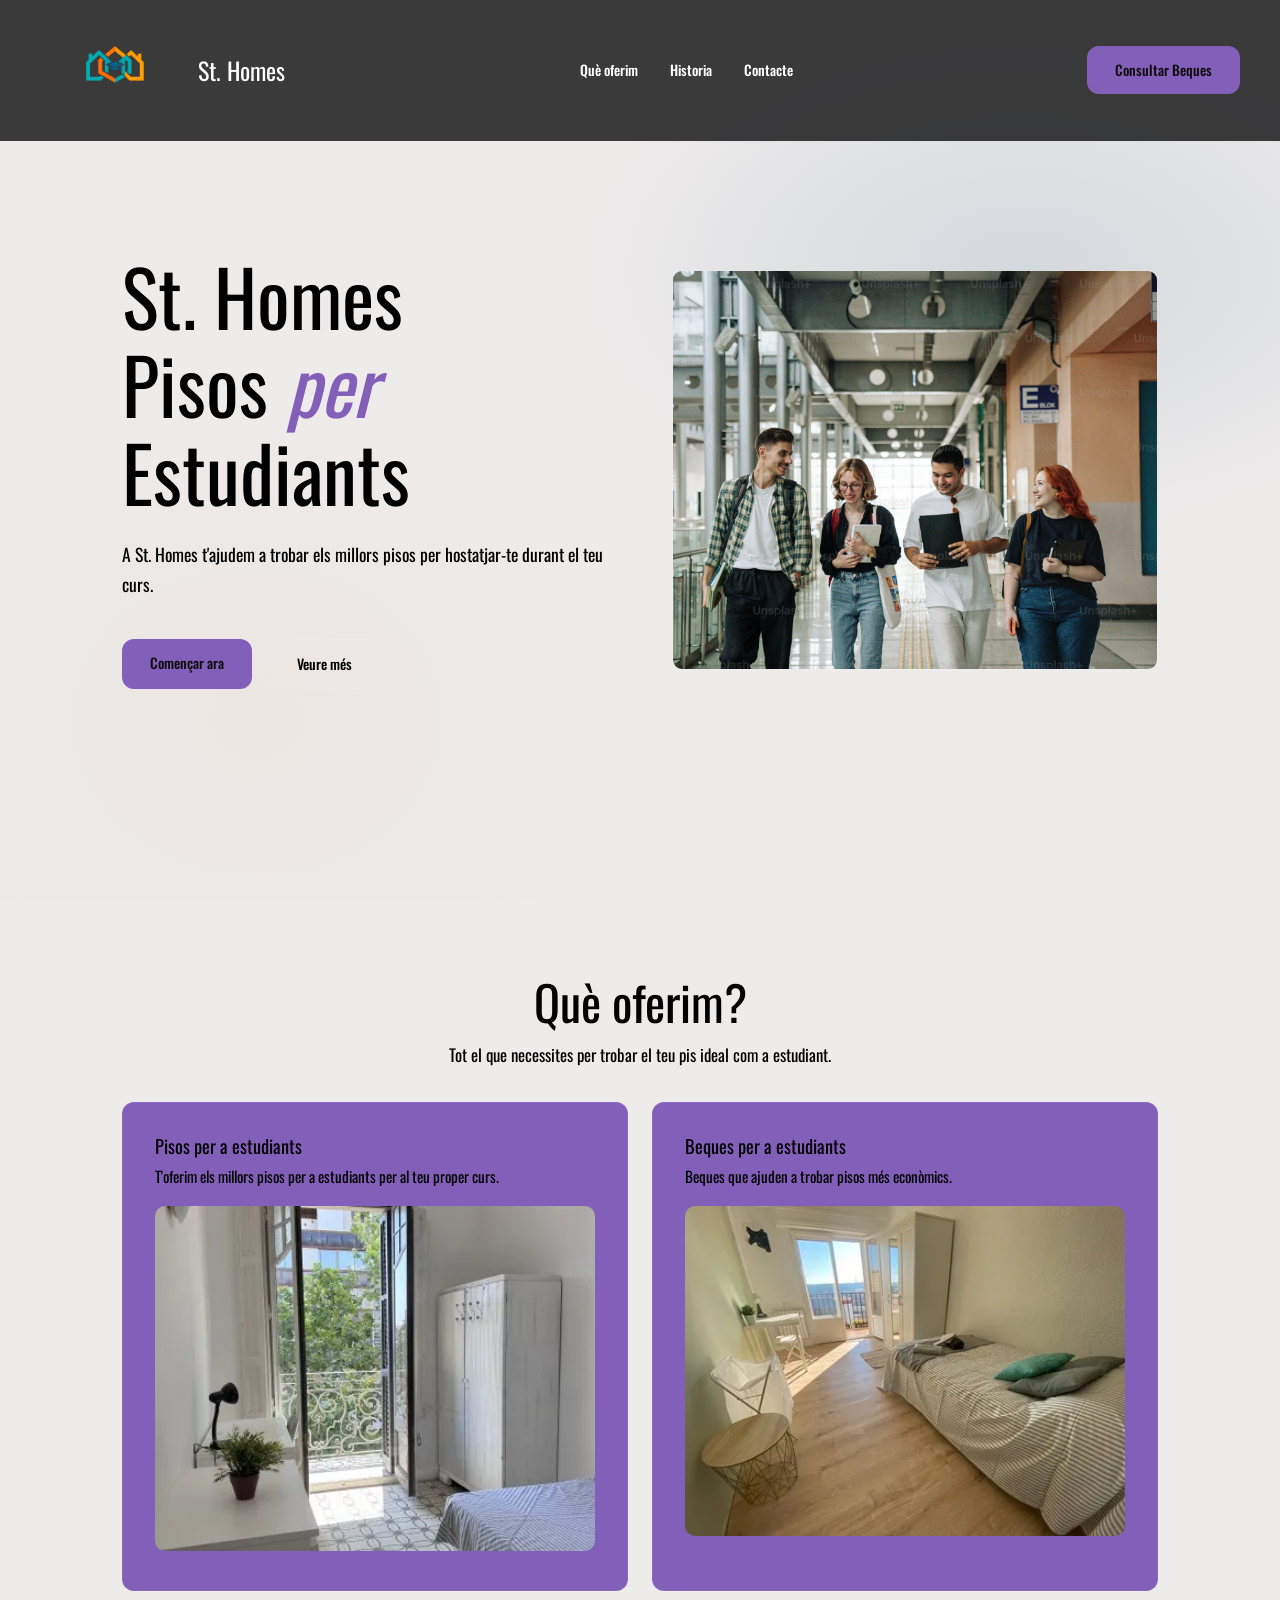
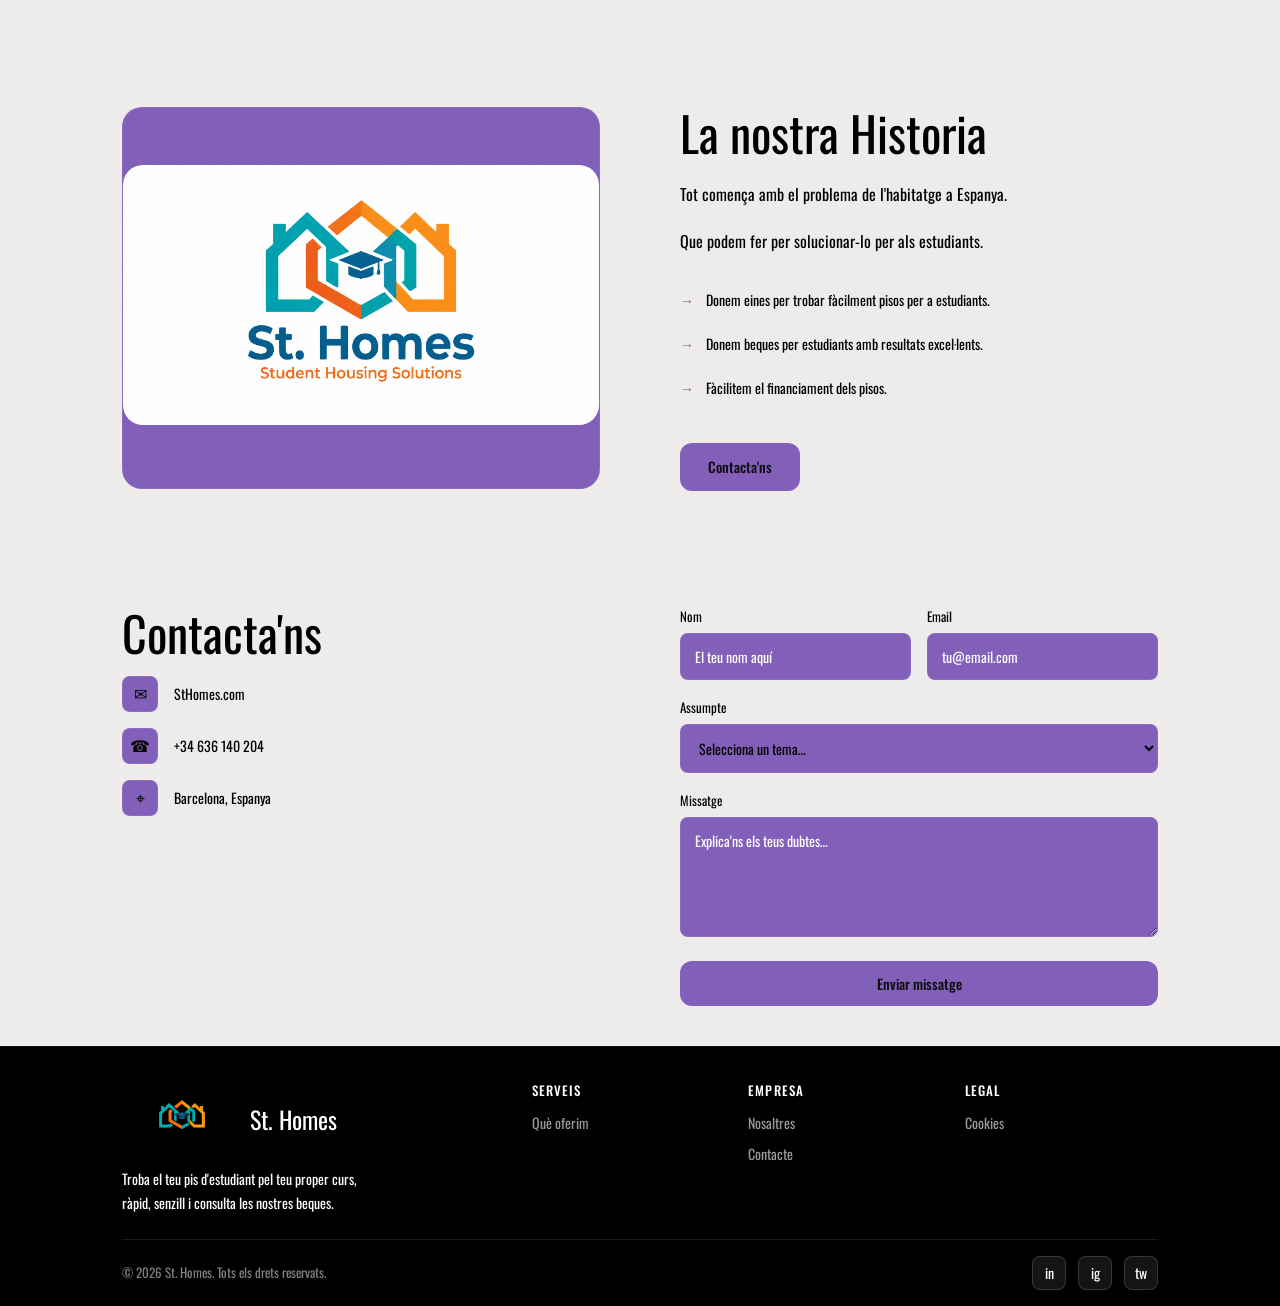
<file: index.html>
<!doctype html>
<html lang="ca">
  <head>
    <meta charset="UTF-8" />
    <meta name="viewport" content="width=device-width, initial-scale=1.0" />
    <title>St. Homes</title>
    <link rel="stylesheet" href="https://fonts.googleapis.com/css2?family=Oswald:wght@300;400;500;700&display=swap">
    <link rel="stylesheet" href="index.css" />
  </head>
  <body>
    <nav>
      <a href="#hero" class="nav-logo">
        <img src="images/St.homes_logo.png" alt="St. Homes logo" style="height: 100px; width: auto;" />
        St. Homes
      </a>
      <ul class="nav-enllacos">
        <li><a href="#oferim">Què oferim</a></li>
        <li><a href="#nosotros">Historia</a></li>
        <li><a href="#contacto">Contacte</a></li>
      </ul>
      <div class="nav-accio">
        <a href="beques.html" class="boto boto-primari">Consultar Beques</a>
      </div>
    </nav>

    <section id="hero">
      <div class="hero-fons"></div>
      <div class="contenidor">
        <div class="hero-quadricula">
          <div class="hero-contingut">
            <h1 class="hero-titol">
              St. Homes<br />Pisos <em>per</em><br />Estudiants
            </h1>
            <p class="hero-descripcio">
              A St. Homes t'ajudem a trobar els millors pisos per hostatjar-te durant el teu curs.
            </p>
            <div class="hero-accions">
              <a href="#contacto" class="boto boto-primari">Començar ara</a>
              <a href="#oferim" class="boto boto-contorn">Veure més</a>
            </div>
          </div>
          <div class="hero-imatge">
            <span><img src="images/estudiantescaminando.avif" alt="" /></span>
          </div>
        </div>
      </div>
    </section>

    <div id="logos"><div class="contenidor"></div></div>

    <section id="oferim">
      <div class="contenidor">
        <div class="cap-seccio">
          <h2>Què oferim?</h2>
          <p>Tot el que necessites per trobar el teu pis ideal com a estudiant.</p>
        </div>
        <div class="quadricula-oferim">
          <div class="targeta-oferim">
            <h3>Pisos per a estudiants</h3>
            <p>T'oferim els millors pisos per a estudiants per al teu proper curs.</p>
            <a href="pisos.html">
              <img src="images/pisosestudiantes.webp" alt="st.homes" width="400px">
            </a>
          </div>
          <div class="targeta-oferim">
            <h3>Beques per a estudiants</h3>
            <p>Beques que ajuden a trobar pisos més econòmics.</p>
            <a href="beques.html">
              <img src="images/piso2.webp" alt="Consultar beques" width="400px">
            </a>
          </div>
        </div>
      </div>
    </section>

    <div id="logos"><div class="contenidor"></div></div>

    <section id="nosotros">
      <div class="contenidor">
        <div class="quadricula-nosaltres">
          <div class="imatge-nosaltres">
            <span><img src="images/st.homes.png" alt="" width="400px"></span>
          </div>
          <div class="contingut-nosaltres">
            <h2>La nostra Historia</h2>
            <p>Tot comença amb el problema de l'habitatge a Espanya.</p>
            <p>Que podem fer per solucionar-lo per als estudiants.</p>
            <ul class="llista-nosaltres">
              <li>Donem eines per trobar fàcilment pisos per a estudiants.</li>
              <li>Donem beques per estudiants amb resultats excel·lents.</li>
              <li>Fàcilitem el financiament dels pisos. </li>
            </ul>
            <a href="#contacto" class="boto boto-primari">Contacta'ns</a>
          </div>
        </div>
      </div>
    </section>

    <div id="logos"><div class="contenidor"></div></div>

    <section id="contacto">
      <div class="contenidor">
        <div class="quadricula-contacte">
          <div class="info-contacte">
            <h2>Contacta'ns</h2>
            <div class="elements-contacte">
              <div class="element-contacte">
                <div class="icona-element-contacte">✉</div>
                <span>StHomes.com</span>
              </div>
              <div class="element-contacte">
                <div class="icona-element-contacte">☎</div>
                <span>+34 636 140 204</span>
              </div>
              <div class="element-contacte">
                <div class="icona-element-contacte">⌖</div>
                <span>Barcelona, Espanya</span>
              </div>
            </div>
          </div>
          <div>
            <div class="formulari-contacte">
              <div class="fila-formulari">
                <div class="grup-formulari">
                  <label for="nom">Nom</label>
                  <input type="text" id="nom" placeholder="El teu nom aquí" />
                </div>
                <div class="grup-formulari">
                  <label for="email">Email</label>
                  <input type="email" id="email" placeholder="tu@email.com" />
                </div>
              </div>
              <div class="grup-formulari">
                <label for="assumpte">Assumpte</label>
                <select id="assumpte">
                  <option value="">Selecciona un tema…</option>
                  <option>Consulta general</option>
                  <option>Pressupost</option>
                  <option>Suport</option>
                  <option>Altre</option>
                </select>
              </div>
              <div class="grup-formulari">
                <label for="missatge">Missatge</label>
                <textarea id="missatge" placeholder="Explica'ns els teus dubtes…"></textarea>
              </div>
              <div class="enviament-formulari">
                <button type="submit" class="boto boto-primari" style="width: 100%" id="boton_missatge">
                  Enviar missatge
                </button>
              </div>
            </div>
          </div>
        </div>
      </div>
    </section>

    <footer>
      <div class="contenidor">
        <div class="quadricula-peu">
          <div class="marca-peu">
            <a href="#hero" class="nav-logo">
              <img src="images/St.homes_logo.png" alt="St. Homes logo" style="height: 80px; width: auto;" />
              St. Homes
            </a>
            <p>Troba el teu pis d'estudiant pel teu proper curs, ràpid, senzill i consulta les nostres beques.</p>
          </div>
          <div class="columna-peu">
            <h4>Serveis</h4>
            <ul>
              <li><a href="#oferim">Què oferim</a></li>
            </ul>
          </div>
          <div class="columna-peu">
            <h4>Empresa</h4>
            <ul>
              <li><a href="#nosotros">Nosaltres</a></li>
              <li><a href="#contacto">Contacte</a></li>
            </ul>
          </div>
          <div class="columna-peu">
            <h4>Legal</h4>
            <ul>
              <li><a href="#">Cookies</a></li>
            </ul>
          </div>
        </div>
        <div class="peu-inferior">
          <span>© 2026 St. Homes. Tots els drets reservats.</span>
          <div class="enllacos-socials">
            <a href="#" class="enllaç-social" aria-label="LinkedIn">in</a>
            <a href="#" class="enllaç-social" aria-label="Instagram">ig</a>
            <a href="#" class="enllaç-social" aria-label="Twitter">tw</a>
          </div>
        </div>
      </div>
    </footer>
    <script src="index.js"></script>
  </body>
</html>
</file>
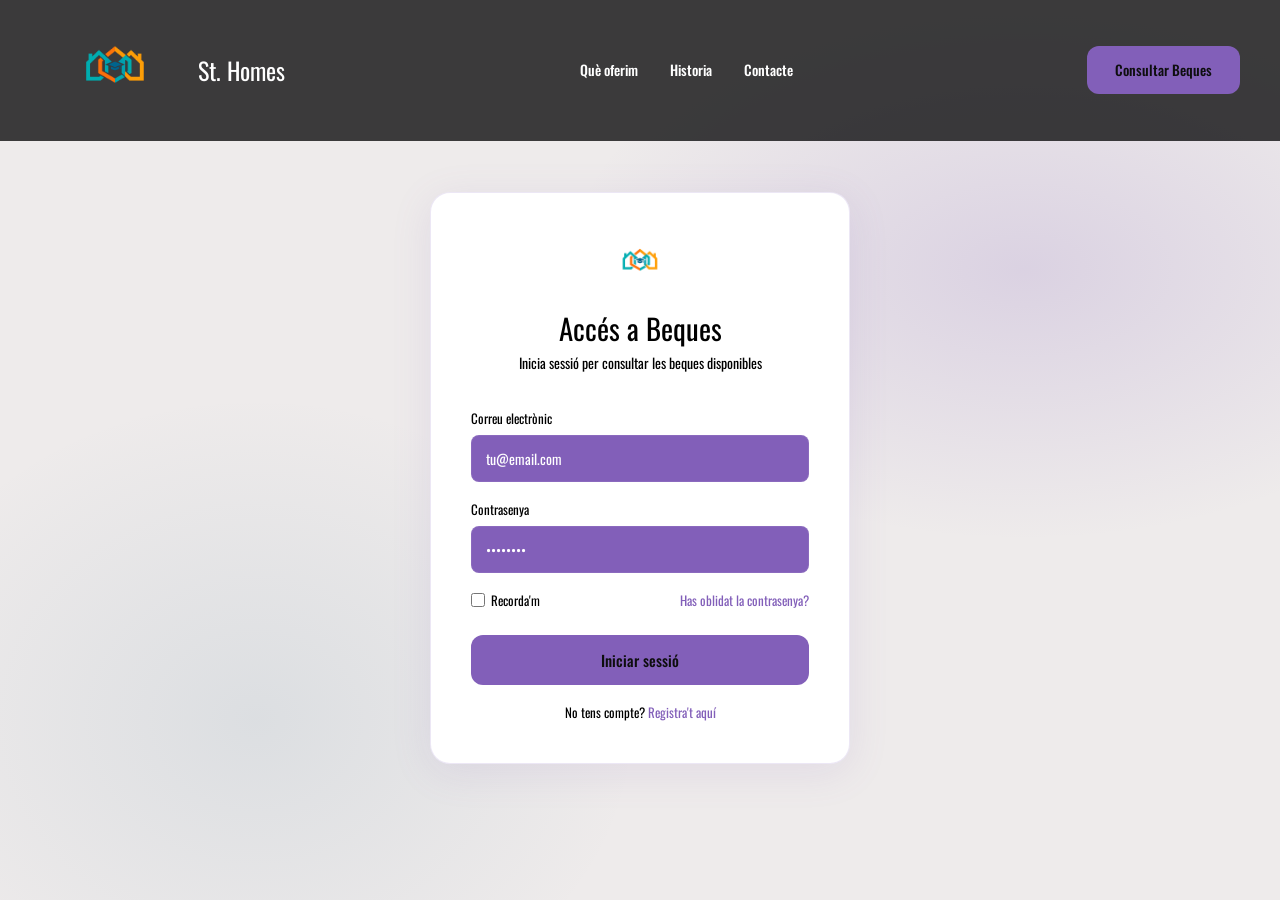
<file: beques.html>
<!doctype html>
<html lang="ca">
  <head>
    <meta charset="UTF-8" />
    <meta name="viewport" content="width=device-width, initial-scale=1.0" />
    <title>St. Homes — Beques</title>
    <link rel="stylesheet" href="https://fonts.googleapis.com/css2?family=Oswald:wght@300;400;500;700&display=swap">
    <link rel="stylesheet" href="index.css" />
    <link rel="stylesheet" href="beques.css" />
  </head>
  <body class="pagina-beques">

    <nav>
      <a href="index.html" class="nav-logo">
        <img src="images/St.homes_logo.png" alt="St. Homes logo" style="height: 100px; width: auto;" />
        St. Homes
      </a>
      <ul class="nav-enllacos">
        <li><a href="index.html#oferim">Què oferim</a></li>
        <li><a href="index.html#nosotros">Historia</a></li>
        <li><a href="index.html#contacto">Contacte</a></li>
      </ul>
      <div class="nav-accio">
        <a href="beques.html" class="boto boto-primari">Consultar Beques</a>
      </div>
    </nav>

    <div class="beques-fons">
      <div class="beques-fons-gradient"></div>
    </div>

    <main class="beques-main">
      <div class="login-card">
        <div class="login-cap">
          <img src="images/St.homes_logo.png" alt="St. Homes logo" style="height: 60px; width: auto; margin-bottom: 0.75rem;" />
          <h2>Accés a Beques</h2>
          <p>Inicia sessió per consultar les beques disponibles</p>
        </div>

        <div class="login-cos">
          <div class="grup-formulari">
            <label for="email">Correu electrònic</label>
            <input type="email" id="email" placeholder="tu@email.com" />
          </div>
          <div class="grup-formulari">
            <label for="password">Contrasenya</label>
            <input type="password" id="password" placeholder="••••••••" />
          </div>
          <div class="login-opcions">
            <label class="recordar">
              <input type="checkbox" /> Recorda'm
            </label>
            <a href="#" class="oblidat">Has oblidat la contrasenya?</a>
          </div>
          <button class="boto boto-primari login-boto">Iniciar sessió</button>
          <p class="login-registre">
            No tens compte? <a href="#">Registra't aquí</a>
          </p>
        </div>
      </div>
    </main>

  </body>
</html>
</file>
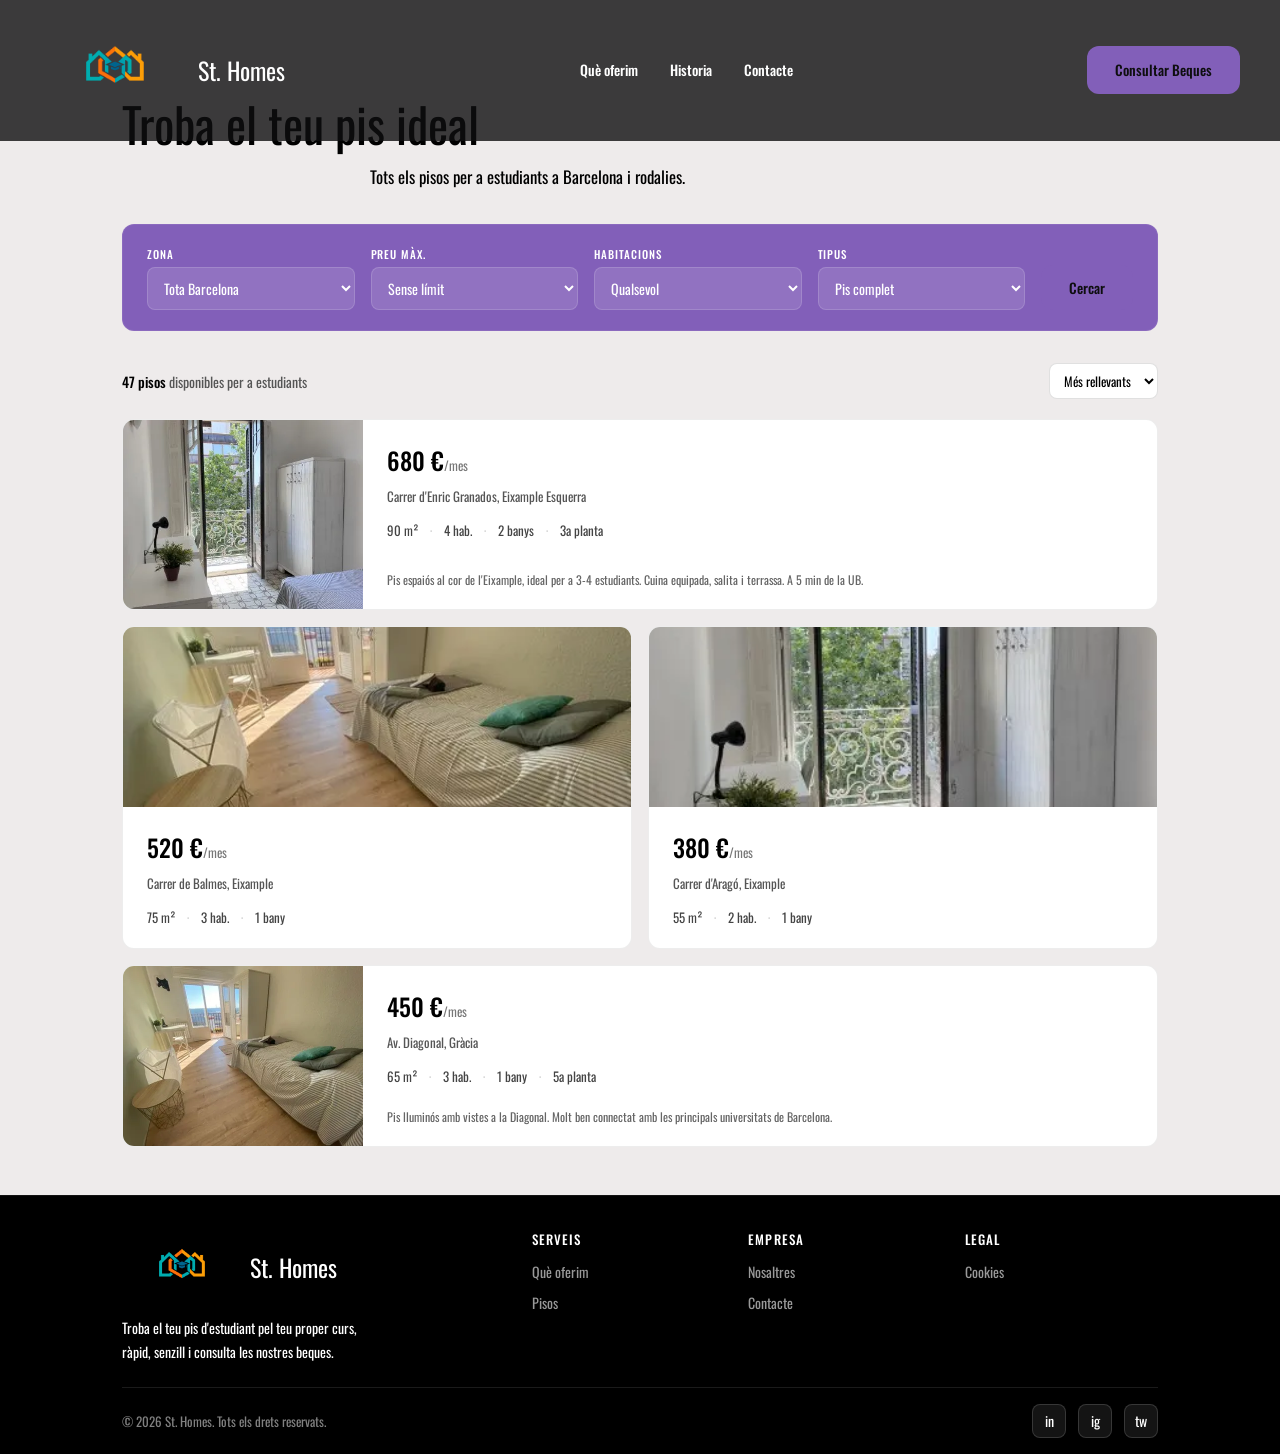
<file: pisos.html>
<!doctype html>
<html lang="ca">
<head>
<meta charset="UTF-8"/>
<meta name="viewport" content="width=device-width, initial-scale=1.0"/>
<title>St. Homes — Pisos</title>
<link href="https://fonts.googleapis.com/css2?family=Oswald:wght@300;400;500;700&display=swap" rel="stylesheet"/>
<link rel="stylesheet" href="index.css"/>
<link rel="stylesheet" href="pisos.css"/>
</head>
<body>

<nav>
  <a href="index.html" class="nav-logo">
    <img src="images/St.homes_logo.png" alt="St. Homes logo" style="height:100px;width:auto;"/>
    St. Homes
  </a>
  <ul class="nav-enllacos">
    <li><a href="index.html#oferim">Què oferim</a></li>
    <li><a href="index.html#nosotros">Historia</a></li>
    <li><a href="index.html#contacto">Contacte</a></li>
  </ul>
  <div class="nav-accio">
    <a href="beques.html" class="boto boto-primari">Consultar Beques</a>
  </div>
</nav>

<section class="pisos-header">
  <div class="contenidor">
    <div class="cap-seccio">
      <h2>Troba el teu pis ideal</h2>
      <p>Tots els pisos per a estudiants a Barcelona i rodalies.</p>
    </div>

    <div class="filtres-bar">
      <div class="filtre-grup">
        <label>Zona</label>
        <select><option>Tota Barcelona</option><option>Eixample</option><option>Gràcia</option><option>Sarrià</option><option>Sants</option></select>
      </div>
      <div class="filtre-grup">
        <label>Preu màx.</label>
        <select><option>Sense límit</option><option>Fins 600 €/mes</option><option>Fins 800 €/mes</option><option>Fins 1.000 €/mes</option></select>
      </div>
      <div class="filtre-grup">
        <label>Habitacions</label>
        <select><option>Qualsevol</option><option>1 hab.</option><option>2 hab.</option><option>3+ hab.</option></select>
      </div>
      <div class="filtre-grup">
        <label>Tipus</label>
        <select><option>Pis complet</option><option>Habitació</option><option>Estudi</option></select>
      </div>
      <div class="filtre-accio">
        <button class="boto boto-primari">Cercar</button>
      </div>
    </div>

    <div class="resultat-header">
      <div class="resultat-count"><strong>47 pisos</strong> disponibles per a estudiants</div>
      <select class="ordre-sel">
        <option>Més rellevants</option>
        <option>Menor preu</option>
        <option>Major preu</option>
        <option>Més nous</option>
      </select>
    </div>

    <div class="pisos-grid">

      <!-- Targeta horitzontal destacada -->
      <div class="targeta-pis">
        <div class="targeta-pis-imatge">
          <img src="images/pisosestudiantes.webp" alt="Pis Eixample"/>
        </div>
        <div class="targeta-pis-cos">
          <div>
            <div class="pis-preu">680 €<span>/mes</span></div>
            <div class="pis-adreca"> Carrer d'Enric Granados, Eixample Esquerra</div>
            <div class="pis-specs">
              <span class="pis-spec"> 90 m²</span>
              <span class="sep">·</span>
              <span class="pis-spec"> 4 hab.</span>
              <span class="sep">·</span>
              <span class="pis-spec"> 2 banys</span>
              <span class="sep">·</span>
              <span class="pis-spec"> 3a planta</span>
            </div>
          </div>
          <div class="pis-desc">Pis espaiós al cor de l'Eixample, ideal per a 3-4 estudiants. Cuina equipada, salita i terrassa. A 5 min de la UB.</div>
        </div>
      </div>

      <!-- Fila de dues targetes verticals -->
      <div class="pisos-fila">

        <div class="targeta-pis targeta-pis-v">
          <div class="targeta-pis-imatge">
            <img src="images/piso2.webp" alt="Pis Balmes"/>
          </div>
          <div class="targeta-pis-cos">
            <div class="pis-preu">520 €<span>/mes</span></div>
            <div class="pis-adreca"> Carrer de Balmes, Eixample</div>
            <div class="pis-specs">
              <span class="pis-spec"> 75 m²</span>
              <span class="sep">·</span>
              <span class="pis-spec"> 3 hab.</span>
              <span class="sep">·</span>
              <span class="pis-spec"> 1 bany</span>
            </div>
          </div>
        </div>

        <div class="targeta-pis targeta-pis-v">
          <div class="targeta-pis-imatge">
            <img src="images/pisosestudiantes.webp" alt="Pis Aragó"/>
          </div>
          <div class="targeta-pis-cos">
            <div class="pis-preu">380 €<span>/mes</span></div>
            <div class="pis-adreca"> Carrer d'Aragó, Eixample</div>
            <div class="pis-specs">
              <span class="pis-spec"> 55 m²</span>
              <span class="sep">·</span>
              <span class="pis-spec"> 2 hab.</span>
              <span class="sep">·</span>
              <span class="pis-spec"> 1 bany</span>
            </div>
          </div>
        </div>

      </div>

      <!-- Altra targeta horitzontal -->
      <div class="targeta-pis">
        <div class="targeta-pis-imatge">
          <img src="images/piso2.webp" alt="Pis Diagonal"/>
        </div>
        <div class="targeta-pis-cos">
          <div>
            <div class="pis-preu">450 €<span>/mes</span></div>
            <div class="pis-adreca"> Av. Diagonal, Gràcia</div>
            <div class="pis-specs">
              <span class="pis-spec"> 65 m²</span>
              <span class="sep">·</span>
              <span class="pis-spec"> 3 hab.</span>
              <span class="sep">·</span>
              <span class="pis-spec"> 1 bany</span>
              <span class="sep">·</span>
              <span class="pis-spec"> 5a planta</span>
            </div>
          </div>
          <div class="pis-desc">Pis lluminós amb vistes a la Diagonal. Molt ben connectat amb les principals universitats de Barcelona.</div>
        </div>
      </div>
    </div>
  </div>
</section>

<footer>
  <div class="contenidor">
    <div class="quadricula-peu">
      <div class="marca-peu">
        <a href="index.html" class="nav-logo">
          <img src="images/St.homes_logo.png" alt="St. Homes logo" style="height:80px;width:auto;"/>
          St. Homes
        </a>
        <p>Troba el teu pis d'estudiant pel teu proper curs, ràpid, senzill i consulta les nostres beques.</p>
      </div>
      <div class="columna-peu">
        <h4>Serveis</h4>
        <ul>
          <li><a href="index.html#oferim">Què oferim</a></li>
          <li><a href="pisos.html">Pisos</a></li>
        </ul>
      </div>
      <div class="columna-peu">
        <h4>Empresa</h4>
        <ul>
          <li><a href="index.html#nosotros">Nosaltres</a></li>
          <li><a href="index.html#contacto">Contacte</a></li>
        </ul>
      </div>
      <div class="columna-peu">
        <h4>Legal</h4>
        <ul>
          <li><a href="#">Cookies</a></li>
        </ul>
      </div>
    </div>
    <div class="peu-inferior">
      <span>© 2026 St. Homes. Tots els drets reservats.</span>
      <div class="enllacos-socials">
        <a href="#" class="enllaç-social" aria-label="LinkedIn">in</a>
        <a href="#" class="enllaç-social" aria-label="Instagram">ig</a>
        <a href="#" class="enllaç-social" aria-label="Twitter">tw</a>
      </div>
    </div>
  </div>
</footer>

</body>
</html>
</file>
<file: index.css>
*,
*::before,
*::after {
  box-sizing: border-box;
  margin: 0;
  padding: 0;
}

body {
  font-family: "Oswald", sans-serif;
  background: #eeebeb;
  color: #000000;
  font-size: 16px;
  line-height: 1.7;
  overflow-x: hidden;
}

.contenidor {
  max-width: 1100px;
  margin: 0 auto;
  padding: 0 2rem;
}

.etiqueta {
  display: inline-block;
  font-size: 11px;
  font-weight: 500;
  letter-spacing: 0.12em;
  text-transform: uppercase;
  color: rgb(130, 95, 185);
  background: rgba(200, 169, 110, 0.1);
  border: 1px solid rgba(200, 169, 110, 0.25);
  padding: 4px 12px;
  border-radius: 20px;
  margin-bottom: 1rem;
}

.boto {
  display: inline-block;
  font-family: "Oswald", sans-serif;
  font-size: 14px;
  font-weight: 500;
  padding: 12px 28px;
  border-radius: 12px;
  cursor: pointer;
  transition: all 0.2s;
  text-decoration: none;
  border: none;
}

.boto-primari {
  background: rgb(130, 95, 185);
  color: #0e0e0f;
}

.boto-primari:hover {
  background: #777268;
  transform: translateY(-1px);
}

.boto-contorn {
  background: transparent;
  color: #000000;
  border: 1px solid rgba(255, 255, 255, 0.07);
}

.boto-contorn:hover {
  border-color: rgba(255, 255, 255, 0.25);
  background: rgb(130, 95, 185);
}

section {
  padding: 2.5rem 0;
}

h1, h2, h3 {
  font-family: "Oswald", Georgia, serif;
  font-weight: 400;
  line-height: 1.15;
}

h1 { font-size: clamp(2.8rem, 6vw, 5rem); }
h2 { font-size: clamp(2rem, 4vw, 3rem); }
h3 { font-size: 1.4rem; }
p  { color: #000000; }

/* ─── NAVBAR ─── */
nav {
  position: fixed;
  top: 0; left: 0; right: 0;
  z-index: 100;
  display: flex;
  align-items: center;
  justify-content: space-between;
  padding: 1.25rem 2.5rem;
  background: rgba(14, 14, 15, 0.8);
  border-bottom: 1px solid transparent;
  transition: border-color 0.3s;
}

.nav-logo {
  font-family: "Oswald", Georgia, serif;
  font-size: 1.5rem;
  color: #ffffff;
  text-decoration: none;
  display: flex;
  align-items: center;
  gap: 0.5rem;
}

.nav-enllacos {
  display: flex;
  gap: 2rem;
  list-style: none;
}

.nav-enllacos a {
  color: #ffffff;
  text-decoration: none;
  font-size: 14px;
  font-weight: 500;
  transition: color 0.2s;
}

.nav-enllacos a:hover {
  color: rgba(255, 255, 255, 0.7);
}

.nav-accio {
  display: flex;
  gap: 0.75rem;
  align-items: center;
}

/* ─── HERO ─── */
#hero {
  min-height: 100vh;
  display: flex;
  align-items: center;
  padding-top: 80px;
  position: relative;
  overflow: hidden;
}

.hero-fons {
  position: absolute;
  inset: 0;
  pointer-events: none;
  background:
    radial-gradient(ellipse 60% 50% at 80% 30%, rgba(59,110,140,0.15) 0%, transparent 60%),
    radial-gradient(ellipse 50% 60% at 20% 80%, rgba(200,169,110,0.08) 0%, transparent 60%);
}

.hero-quadricula {
  display: grid;
  grid-template-columns: 1fr 1fr;
  gap: 4rem;
  align-items: center;
  position: relative;
}

.hero-cella { margin-bottom: 1.5rem; }
.hero-titol { margin-bottom: 1.5rem; }
.hero-titol em { font-style: italic; color: rgb(130, 95, 185); }

.hero-descripcio {
  font-size: 1.1rem;
  margin-bottom: 2.5rem;
  max-width: 500px;
  color: #000000;
}

.hero-accions {
  display: flex;
  gap: 1rem;
  flex-wrap: wrap;
}

.hero-imatge {
  aspect-ratio: 4/4;
  border-radius: 10px;
  border: 1px solid rgba(255, 255, 255, 0.07);
  display: flex;
  align-items: center;
  justify-content: center;
  position: relative;
  overflow: hidden;
  height: 400px;
  width: 100%;
}

.hero-imatge img {
  width: 100%;
  border-radius: 10px;
}

.hero-imatge::before {
  content: "";
  position: absolute;
  inset: 0;
  background: linear-gradient(135deg, rgba(59,110,140,0.12) 0%, transparent 50%, rgba(200,169,110,0.06) 100%);
}

.hero-estadistiques {
  display: flex;
  gap: 2rem;
  margin-top: 3rem;
  padding-top: 2rem;
  border-top: 1px solid rgba(255, 255, 255, 0.07);
}

.estadistica-num {
  font-family: "Oswald", Georgia, serif;
  font-size: 2rem;
  color: #000000;
  display: block;
}

.estadistica-etiqueta {
  font-size: 13px;
  color: #000000;
}

/* ─── LOGOS ─── */
#logos {
  padding: 1rem 0;
  border-top: 1px solid rgba(255, 255, 255, 0.07);
  border-bottom: 1px solid rgba(255, 255, 255, 0.07);
}

/* ─── QUÈ OFERIM ─── */
#oferim .cap-seccio {
  text-align: center;
  margin-bottom: 2rem;
}

.cap-seccio p {
  max-width: 540px;
  margin: 0.75rem auto 0;
  font-size: 1.05rem;
  color: #000000;
}

.quadricula-oferim {
  display: grid;
  grid-template-columns: repeat(2, 1fr);
  gap: 1.5rem;
}

.targeta-oferim {
  background: rgb(130, 95, 185);
  border: 1px solid rgba(255, 255, 255, 0.07);
  border-radius: 12px;
  padding: 2rem;
}

.targeta-oferim:hover {
  border-color: rgba(200, 169, 110, 0.3);
  transform: translateY(-3px);
}

.targeta-oferim img {
  width: 100%;
  border-radius: 10px;
  margin-top: 1rem;
}

.icona-oferim {
  width: 48px;
  height: 48px;
  background: rgba(200, 169, 110, 0.12);
  border-radius: 10px;
  display: flex;
  align-items: center;
  justify-content: center;
  margin-bottom: 1.25rem;
  font-size: 22px;
}

.targeta-oferim h3 { color: #000000; margin-bottom: 0.5rem; font-size: 1.15rem; }
.targeta-oferim p  { font-size: 0.95rem; color: #000000; }

/* ─── NOSALTRES ─── */
#nosotros .quadricula-nosaltres {
  display: grid;
  grid-template-columns: 1fr 1fr;
  gap: 5rem;
  align-items: center;
}

.imatge-nosaltres {
  aspect-ratio: 5/4;
  background: rgb(130, 95, 185);
  border-radius: 20px;
  border: 1px solid rgba(255, 255, 255, 0.07);
  display: flex;
  align-items: center;
  justify-content: center;
  color: #000000;
  font-size: 14px;
  overflow: hidden;
}

.imatge-nosaltres img {
  width: 100%;
  height: 100%;
  object-fit: cover;
  border-radius: 20px;
}

.contingut-nosaltres h2 { margin-bottom: 1.25rem; }
.contingut-nosaltres p  { margin-bottom: 1.25rem; color: #000000; }

.llista-nosaltres {
  list-style: none;
  margin: 1.5rem 0 2rem;
}

.llista-nosaltres li {
  padding: 0.6rem 0;
  border-bottom: 1px solid rgba(255, 255, 255, 0.07);
  font-size: 14px;
  color: #000000;
  display: flex;
  align-items: center;
  gap: 0.75rem;
}

.llista-nosaltres li::before {
  content: "→";
  color: rgb(130, 95, 185);
  flex-shrink: 0;
}

/* ─── CONTACTE ─── */
#contacto .quadricula-contacte {
  display: grid;
  grid-template-columns: 1fr 1fr;
  gap: 5rem;
  align-items: start;
}

.info-contacte h2 { margin-bottom: 1rem; }
.info-contacte p  { margin-bottom: 2rem; color: #000000; }

.elements-contacte {
  display: flex;
  flex-direction: column;
  gap: 1rem;
}

.element-contacte {
  display: flex;
  align-items: center;
  gap: 1rem;
  font-size: 14px;
  color: #000000;
}

.icona-element-contacte {
  width: 36px;
  height: 36px;
  border-radius: 8px;
  background: rgb(130, 95, 185);
  border: 1px solid rgba(255, 255, 255, 0.07);
  display: flex;
  align-items: center;
  justify-content: center;
  font-size: 16px;
  flex-shrink: 0;
}

.formulari-contacte {
  display: flex;
  flex-direction: column;
  gap: 1rem;
}

.fila-formulari {
  display: grid;
  grid-template-columns: 1fr 1fr;
  gap: 1rem;
}

.grup-formulari {
  display: flex;
  flex-direction: column;
  gap: 6px;
}

.grup-formulari label { font-size: 13px; color: #000000; }

.grup-formulari input,
.grup-formulari textarea,
.grup-formulari select {
  font-family: "Oswald", sans-serif;
  background: rgb(130, 95, 185);
  border: 1px solid rgba(255, 255, 255, 0.07);
  border-radius: 8px;
  color: #000000;
  padding: 12px 14px;
  font-size: 14px;
  outline: none;
  transition: border-color 0.2s;
  width: 100%;
}

.grup-formulari input::placeholder,
.grup-formulari textarea::placeholder {
  color: #ffffff;
  opacity: 1;
}

.grup-formulari input:focus,
.grup-formulari textarea:focus,
.grup-formulari select:focus {
  border-color: rgba(200, 169, 110, 0.5);
}

.grup-formulari textarea {
  resize: vertical;
  min-height: 120px;
}

.enviament-formulari { margin-top: 0.5rem; }

/* ─── FOOTER ─── */
footer {
  padding: 2rem 0 1rem;
  border-top: 1px solid rgba(255, 255, 255, 0.07);
  background: #000000;
}

.quadricula-peu {
  display: grid;
  grid-template-columns: 2fr 1fr 1fr 1fr;
  gap: 1.5rem;
  margin-bottom: 1.5rem;
}

.marca-peu p {
  font-size: 14px;
  margin-top: 0.5rem;
  max-width: 260px;
  color: #ffffff;
}

.columna-peu h4 {
  font-family: "Oswald", sans-serif;
  font-size: 13px;
  font-weight: 500;
  letter-spacing: 0.08em;
  text-transform: uppercase;
  color: #ffffff;
  margin-bottom: 0.5rem;
}

.columna-peu ul {
  list-style: none;
  display: flex;
  flex-direction: column;
  gap: 0.25rem;
}

.columna-peu ul a {
  color: rgba(255, 255, 255, 0.6);
  text-decoration: none;
  font-size: 14px;
  transition: color 0.2s;
}

.columna-peu ul a:hover { color: #ffffff; }

.peu-inferior {
  display: flex;
  justify-content: space-between;
  align-items: center;
  padding-top: 1rem;
  border-top: 1px solid rgba(255, 255, 255, 0.1);
  font-size: 13px;
  color: rgba(255, 255, 255, 0.5);
}

.enllacos-socials { display: flex; gap: 0.75rem; }

.enllaç-social {
  width: 34px;
  height: 34px;
  background: rgba(255, 255, 255, 0.08);
  border: 1px solid rgba(255, 255, 255, 0.15);
  border-radius: 8px;
  display: flex;
  align-items: center;
  justify-content: center;
  font-size: 14px;
  text-decoration: none;
  color: #ffffff;
  transition: border-color 0.2s;
}

.enllaç-social:hover { border-color: rgba(255, 255, 255, 0.4); }
</file>
<file: beques.css>
.pagina-beques {
  min-height: 100vh;
  display: flex;
  flex-direction: column;
}

.beques-fons {
  position: fixed;
  inset: 0;
  z-index: 0;
  background: #eeebeb;
}

.beques-fons-gradient {
  position: absolute;
  inset: 0;
  background:
    radial-gradient(ellipse 60% 50% at 80% 30%, rgba(130, 95, 185, 0.18) 0%, transparent 60%),
    radial-gradient(ellipse 50% 60% at 20% 80%, rgba(59, 110, 140, 0.1) 0%, transparent 60%);
}

.beques-main {
  position: relative;
  z-index: 1;
  flex: 1;
  display: flex;
  align-items: center;
  justify-content: center;
  padding: 120px 2rem 4rem;
}

.login-card {
  background: white;
  border: 1px solid rgba(130, 95, 185, 0.15);
  border-radius: 20px;
  padding: 2.5rem;
  width: 100%;
  max-width: 420px;
  box-shadow: 0 8px 40px rgba(130, 95, 185, 0.12);
}

.login-cap {
  text-align: center;
  margin-bottom: 2rem;
}

.login-cap h2 {
  margin-bottom: 0.4rem;
  font-size: 1.8rem;
}

.login-cap p {
  font-size: 14px;
  color: #000000;
}

.login-cos {
  display: flex;
  flex-direction: column;
  gap: 1rem;
}

.login-opcions {
  display: flex;
  justify-content: space-between;
  align-items: center;
  font-size: 13px;
}

.recordar {
  display: flex;
  align-items: center;
  gap: 0.4rem;
  color: #000000;
  cursor: pointer;
}

.recordar input[type="checkbox"] {
  accent-color: rgb(130, 95, 185);
  width: 14px;
  height: 14px;
}

.oblidat {
  color: rgb(130, 95, 185);
  text-decoration: none;
  font-size: 13px;
  transition: opacity 0.2s;
}

.oblidat:hover {
  opacity: 0.7;
}

.login-boto {
  width: 100%;
  text-align: center;
  margin-top: 0.5rem;
  font-size: 15px;
  padding: 14px;
}

.login-registre {
  text-align: center;
  font-size: 13px;
  color: #000000;
}

.login-registre a {
  color: rgb(130, 95, 185);
  text-decoration: none;
  transition: opacity 0.2s;
}

.login-registre a:hover {
  opacity: 0.7;
}
</file>
<file: pisos.css>
.pisos-header {
  padding: 6rem 0 3rem;
}

.pisos-header .cap-seccio {
  margin-bottom: 2rem;
}

/* ─── FILTRES ─── */
.filtres-bar {
  background: rgb(130, 95, 185);
  border-radius: 12px;
  border: 1px solid rgba(255, 255, 255, 0.07);
  padding: 1.25rem 1.5rem;
  display: flex;
  gap: 1rem;
  flex-wrap: wrap;
  align-items: flex-end;
  margin-bottom: 2rem;
}

.filtre-grup {
  display: flex;
  flex-direction: column;
  gap: 4px;
  flex: 1;
  min-width: 140px;
}

.filtre-grup label {
  font-size: 11px;
  font-weight: 500;
  letter-spacing: 0.08em;
  text-transform: uppercase;
  color: #ffffff;
}

.filtre-grup select,
.filtre-grup input {
  font-family: "Oswald", sans-serif;
  font-size: 14px;
  padding: 9px 12px;
  border-radius: 8px;
  border: 1px solid rgba(255, 255, 255, 0.15);
  background: rgba(255, 255, 255, 0.12);
  color: #ffffff;
  outline: none;
  transition: border-color 0.2s;
}

.filtre-grup select option {
  background: #3a2560;
  color: #ffffff;
}

.filtre-grup select:focus,
.filtre-grup input:focus {
  border-color: rgba(255, 255, 255, 0.5);
}

.filtre-accio {
  display: flex;
  flex-direction: column;
  justify-content: flex-end;
}

/* ─── RESULTAT ─── */
.resultat-header {
  display: flex;
  justify-content: space-between;
  align-items: center;
  margin-bottom: 1.25rem;
}

.resultat-count {
  font-size: 14px;
  color: #555;
}

.resultat-count strong {
  color: #000;
  font-weight: 500;
}

.ordre-sel {
  font-family: "Oswald", sans-serif;
  font-size: 13px;
  background: #ffffff;
  border: 1px solid rgba(0, 0, 0, 0.12);
  border-radius: 8px;
  padding: 6px 10px;
  color: #000;
  cursor: pointer;
  outline: none;
}

/* ─── GRID ─── */
.pisos-grid {
  display: flex;
  flex-direction: column;
  gap: 1rem;
}

.pisos-fila {
  display: grid;
  grid-template-columns: 1fr 1fr;
  gap: 1rem;
}

/* ─── TARGETA HORITZONTAL ─── */
.targeta-pis {
  background: #ffffff;
  border-radius: 12px;
  border: 1px solid rgba(0, 0, 0, 0.07);
  overflow: hidden;
  cursor: pointer;
  display: flex;
}

.targeta-pis:hover {
  border-color: rgb(130, 95, 185);
  transform: translateY(-2px);
  box-shadow: 0 4px 20px rgba(130, 95, 185, 0.1);
}

.targeta-pis-imatge {
  width: 240px;
  flex-shrink: 0;
  position: relative;
  overflow: hidden;
  background: #ddd;
}

.targeta-pis-imatge img {
  width: 100%;
  height: 100%;
  object-fit: cover;
  display: block;
}

/* ─── TARGETA VERTICAL ─── */
.targeta-pis-v {
  flex-direction: column;
}

.targeta-pis-v .targeta-pis-imatge {
  width: 100%;
  height: 180px;
}

.guardar-btn {
  position: absolute;
  top: 10px;
  right: 10px;
  width: 28px;
  height: 28px;
  background: #fff;
  border-radius: 50%;
  display: flex;
  align-items: center;
  justify-content: center;
  font-size: 14px;
  border: 1px solid rgba(0, 0, 0, 0.1);
  cursor: pointer;
  color: #888;
  transition: color 0.15s;
}

.guardar-btn:hover {
  color: rgb(130, 95, 185);
}

/* ─── COS TARGETA ─── */
.targeta-pis-cos {
  padding: 1.25rem 1.5rem;
  display: flex;
  flex-direction: column;
  justify-content: space-between;
  flex: 1;
}

.pis-preu {
  font-family: "Oswald", serif;
  font-size: 1.5rem;
  font-weight: 500;
  color: #000;
  margin-bottom: 0.25rem;
}

.pis-preu span {
  font-size: 13px;
  font-weight: 400;
  color: #777;
}

.pis-adreca {
  font-size: 13px;
  color: #555;
  margin-bottom: 0.75rem;
}

.pis-specs {
  display: flex;
  align-items: center;
  gap: 0.75rem;
  flex-wrap: wrap;
  font-size: 13px;
  color: #444;
}

.sep {
  color: #ccc;
}

.pis-tags {
  display: flex;
  gap: 0.5rem;
  flex-wrap: wrap;
  margin-top: 0.75rem;
}

.tag {
  font-size: 10px;
  background: rgba(130, 95, 185, 0.1);
  border: 1px solid rgba(130, 95, 185, 0.2);
  color: rgb(130, 95, 185);
  border-radius: 6px;
  padding: 2px 9px;
  font-weight: 500;
}

.pis-desc {
  font-size: 12px;
  color: #666;
  margin-top: 0.75rem;
  line-height: 1.5;
}
</file>
